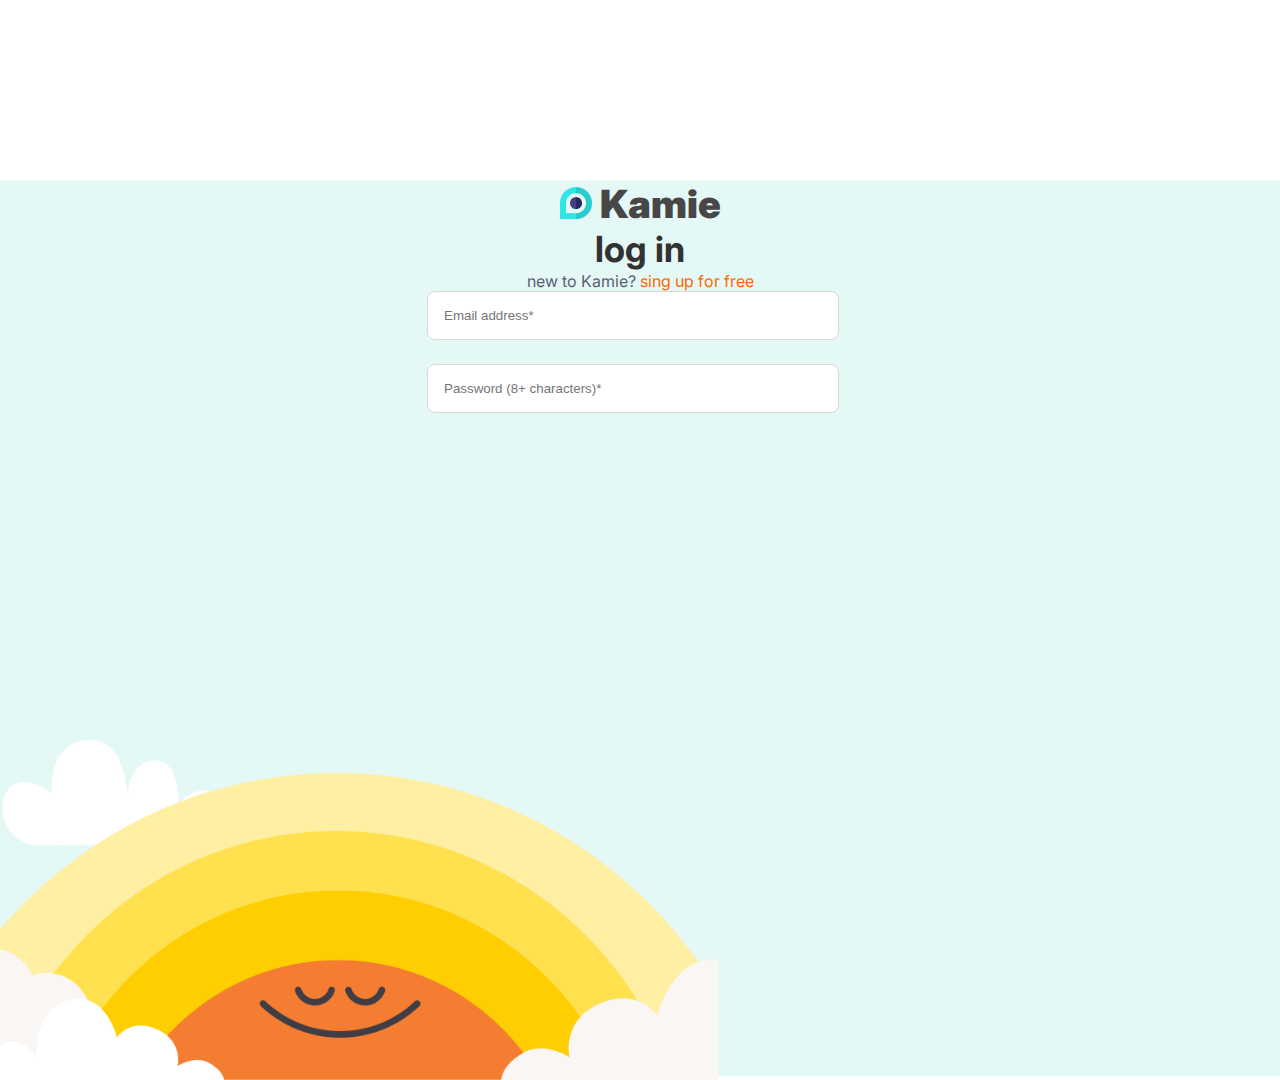
<file: sing in/index.html>
<!DOCTYPE html>
<html lang="en">
<head>
    <meta charset="UTF-8">
    <meta name="viewport" content="width=device-width, initial-scale=1.0">
    <link rel="stylesheet" href="./asesment/css/stil.css">
    <link rel="preconnect" href="https://fonts.googleapis.com">
    <link rel="preconnect" href="https://fonts.gstatic.com" crossorigin>
    <link href="https://fonts.googleapis.com/css2?family=Inter:ital,opsz,wght@0,14..32,100..900;1,14..32,100..900&display=swap" rel="stylesheet">

    <title>10/9/2024</title>
</head>
<body>
    <section class="main">
        <div class="main__wrapper">
            <div class="main__blok">
                <div class="main__logo">
                    <img class="main__logo-pic" src="./asesment/img/logo.png" alt="">
                    <p class="main__logo-text">Kamie</p>
                </div>
                <form action="">
                    <h1 class="form__title">log in</h1>
                    <p class="form__sing-up">new to Kamie? <a class="form__link" href="#">sing up for free</a></p>
                    <input class="form__input" type="email" placeholder="Email address*">
                    <input class="form__input" type="password" placeholder="Password (8+ characters)*">
                </form>
            </div>
        </div>

    </section>
    
</body>
</html>
</file>
<file: sing in/asesment/css/stil.css>
*{
    padding: 0;
    margin: 0;
    block-size: border-box;
}
a{
    text-decoration: none;
}
body{
    font-family: "Inter", sans-serif;
}
.main{
    background: url(../img/hyf.png) no-repeat bottom left / cover;
    height: 100vh;
    
}
.main__blok{
    max-height: 608px;
}
.main__wrapper{
    display: flex;
    justify-content: center;
    margin-top: 180px;
}
.main__logo{
    display: flex;
    align-items: center;
    justify-content: center;
    gap: 8px;

}
.main__logo-text{
    font-weight: 900;
    font-size: 39px;
    color: #474747;
}
.form{
    background-color: #fff;
    padding: 24px;
    border-radius: 24px;
    margin-top: 40px;
}
.form__title{
    font-size: 36px;
    color: #323233;
    text-align: center;
    font-weight: 700;
}
.form__sing-up{
    text-align: center;
    color: #5a6175;
}
.form__link{
    color: #FF6700;
}
.form__input{
    border: 1px solid #DAD7D5;
    border-radius: 8px;
    padding: 16px;
    margin-bottom: 24px;
    width: calc(100% - 48px);
}
</file>
